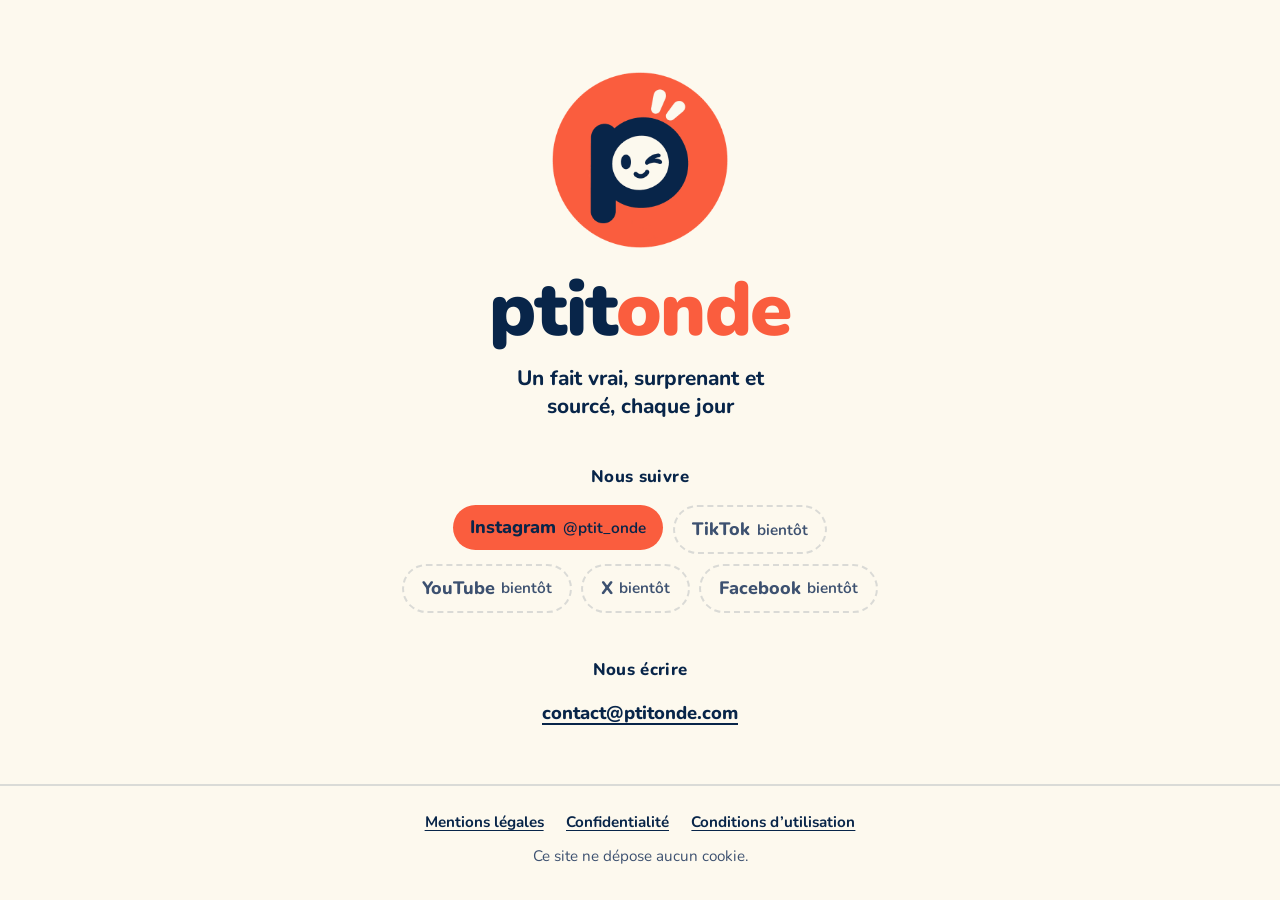
<file: index.html>
<!doctype html>
<html lang="fr">
<head>
  <meta charset="utf-8">
  <meta name="viewport" content="width=device-width, initial-scale=1">
  <title>ptitonde — un fait vrai, surprenant et sourcé, chaque jour</title>
  <meta name="description" content="Ptitonde publie chaque jour un fait vrai, surprenant et sourcé.">
  <link rel="canonical" href="https://ptitonde.com/">
  <meta name="theme-color" content="#FDF9EE">
  <link rel="icon" type="image/png" sizes="32x32" href="/assets/img/favicon-32.png">
  <link rel="apple-touch-icon" href="/assets/img/apple-touch-icon.png">
  <link rel="preload" href="/assets/fonts/nunito-latin-wght-normal.woff2" as="font" type="font/woff2" crossorigin>
  <link rel="stylesheet" href="/assets/css/site.css">
  <meta property="og:type" content="website">
  <meta property="og:site_name" content="ptitonde">
  <meta property="og:locale" content="fr_FR">
  <meta property="og:title" content="ptitonde">
  <meta property="og:description" content="Un fait vrai, surprenant et sourcé, chaque jour.">
  <meta property="og:url" content="https://ptitonde.com/">
  <meta property="og:image" content="https://ptitonde.com/assets/img/og-ptitonde.png">
  <meta property="og:image:type" content="image/png">
  <meta property="og:image:width" content="1200">
  <meta property="og:image:height" content="630">
  <meta property="og:image:alt" content="Avatar de ptitonde&nbsp;: un «&nbsp;p&nbsp;» bleu nuit qui fait un clin d’œil, sur un disque orange.">
  <meta name="twitter:card" content="summary_large_image">
</head>
<body>
  <main class="accueil">
    <img class="avatar" src="/assets/img/avatar-ptitonde-512.png" width="512" height="512" alt="">
    <h1 class="mot-symbole"><span class="ptit">ptit</span><span class="onde">onde</span></h1>
    <p class="promesse">Un fait vrai, surprenant et sourcé, chaque jour</p>

    <section aria-labelledby="titre-reseaux">
      <h2 id="titre-reseaux">Nous suivre</h2>
      <ul class="reseaux">
        <li><a href="https://www.instagram.com/ptit_onde/" rel="me">Instagram <small>@ptit_onde</small></a></li>
        <li><span class="bientot">TikTok <small>bientôt</small></span></li>
        <li><span class="bientot">YouTube <small>bientôt</small></span></li>
        <li><span class="bientot">X <small>bientôt</small></span></li>
        <li><span class="bientot">Facebook <small>bientôt</small></span></li>
      </ul>
    </section>

    <section aria-labelledby="titre-contact">
      <h2 id="titre-contact">Nous écrire</h2>
      <p class="contact"><a href="mailto:contact@ptitonde.com">contact@ptitonde.com</a></p>
    </section>
  </main>

  <footer class="pied">
    <nav aria-label="Pages légales">
      <ul>
        <li><a href="/mentions-legales">Mentions légales</a></li>
        <li><a href="/privacy">Confidentialité</a></li>
        <li><a href="/terms">Conditions d’utilisation</a></li>
      </ul>
    </nav>
    <p>Ce site ne dépose aucun cookie.</p>
  </footer>
</body>
</html>
</file>
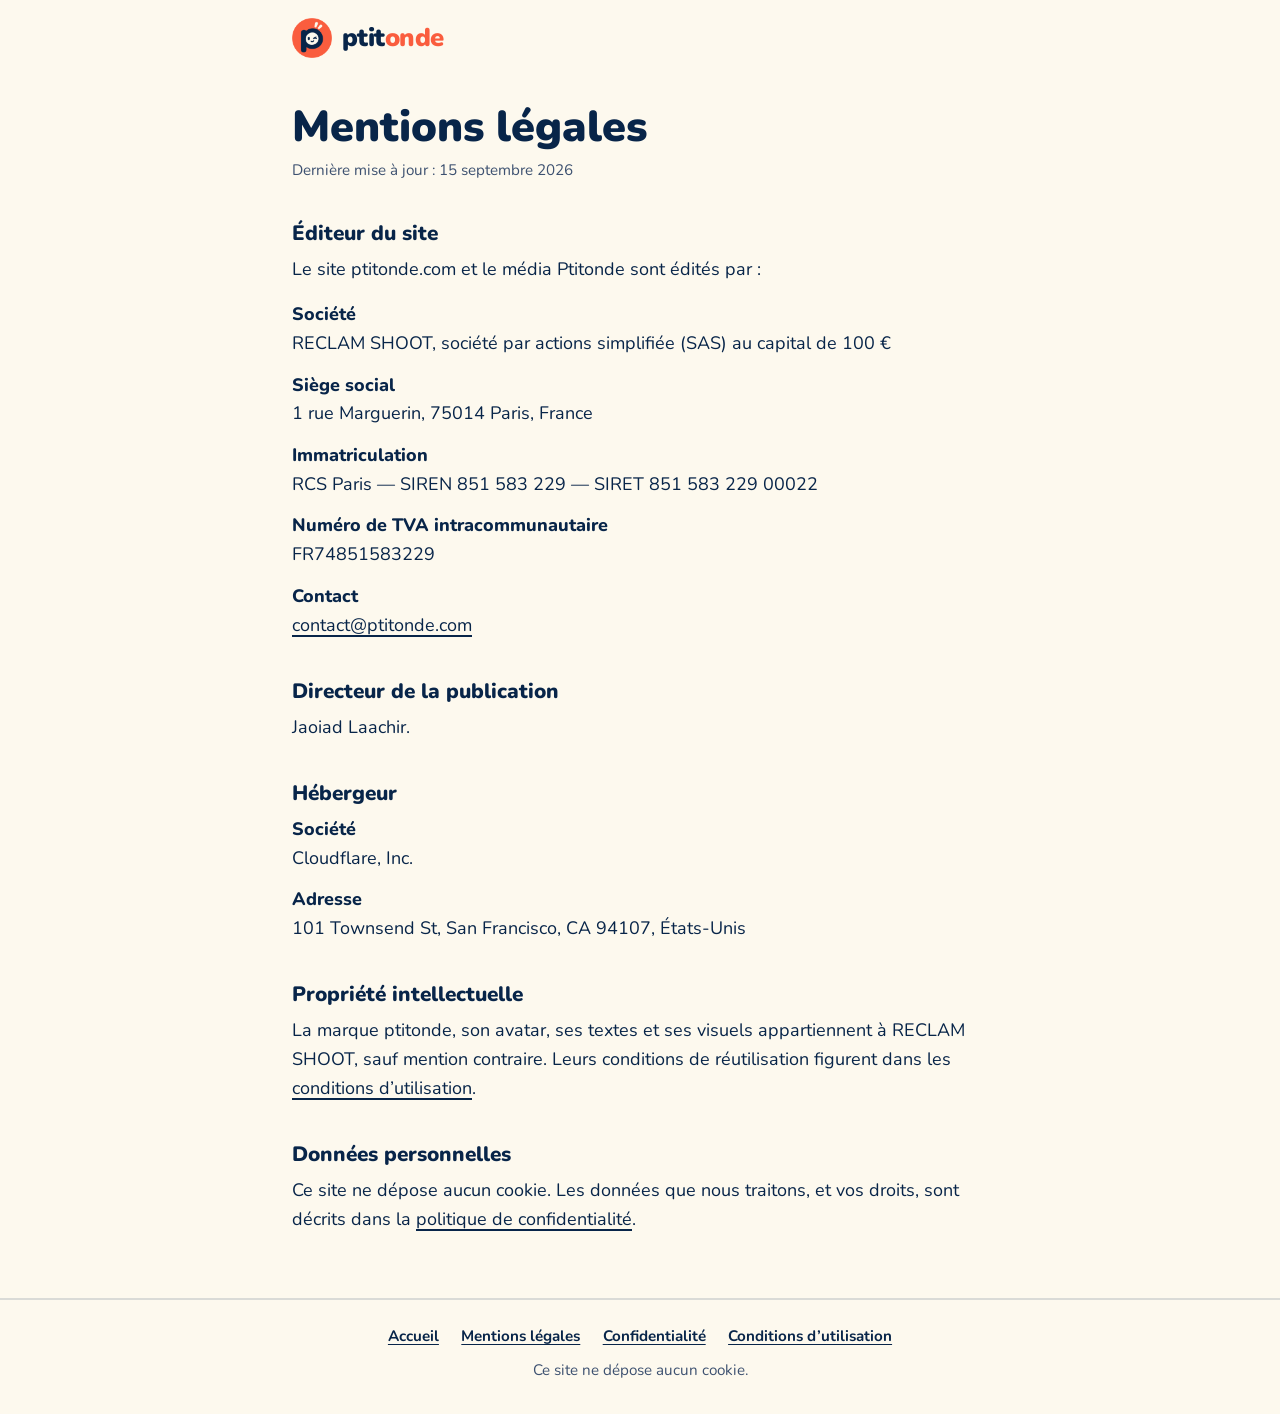
<file: mentions-legales.html>
<!doctype html>
<html lang="fr">
<head>
  <meta charset="utf-8">
  <meta name="viewport" content="width=device-width, initial-scale=1">
  <title>Mentions légales — ptitonde</title>
  <meta name="description" content="Éditeur, directeur de la publication et hébergeur du site ptitonde.com.">
  <link rel="canonical" href="https://ptitonde.com/mentions-legales">
  <meta name="theme-color" content="#FDF9EE">
  <link rel="icon" type="image/png" sizes="32x32" href="/assets/img/favicon-32.png">
  <link rel="apple-touch-icon" href="/assets/img/apple-touch-icon.png">
  <link rel="preload" href="/assets/fonts/nunito-latin-wght-normal.woff2" as="font" type="font/woff2" crossorigin>
  <link rel="stylesheet" href="/assets/css/site.css">
  <meta property="og:type" content="website">
  <meta property="og:site_name" content="ptitonde">
  <meta property="og:locale" content="fr_FR">
  <meta property="og:title" content="Mentions légales — ptitonde">
  <meta property="og:description" content="Éditeur, directeur de la publication et hébergeur du site ptitonde.com.">
  <meta property="og:url" content="https://ptitonde.com/mentions-legales">
  <meta property="og:image" content="https://ptitonde.com/assets/img/og-ptitonde.png">
  <meta property="og:image:type" content="image/png">
  <meta property="og:image:width" content="1200">
  <meta property="og:image:height" content="630">
  <meta property="og:image:alt" content="Avatar de ptitonde&nbsp;: un «&nbsp;p&nbsp;» bleu nuit qui fait un clin d’œil, sur un disque orange.">
  <meta name="twitter:card" content="summary_large_image">
</head>
<body>
  <a class="evitement" href="#contenu">Aller au contenu</a>
  <header class="entete">
    <a href="/"><img src="/assets/img/avatar-ptitonde-512.png" width="512" height="512" alt=""><span class="mot-symbole"><span class="ptit">ptit</span><span class="onde">onde</span></span></a>
  </header>

  <main id="contenu" class="page">
    <h1>Mentions légales</h1>
    <p class="maj">Dernière mise à jour&nbsp;: 15&nbsp;septembre&nbsp;2026</p>

    <h2>Éditeur du site</h2>
    <p>Le site ptitonde.com et le média Ptitonde sont édités par&nbsp;:</p>
    <dl class="fiche">
      <dt>Société</dt>
      <dd>RECLAM SHOOT, société par actions simplifiée (SAS) au capital de 100&nbsp;€</dd>
      <dt>Siège social</dt>
      <dd>1 rue Marguerin, 75014 Paris, France</dd>
      <dt>Immatriculation</dt>
      <dd>RCS Paris — SIREN 851&nbsp;583&nbsp;229 — SIRET 851&nbsp;583&nbsp;229&nbsp;00022</dd>
      <dt>Numéro de TVA intracommunautaire</dt>
      <dd>FR74851583229</dd>
      <dt>Contact</dt>
      <dd><a href="mailto:contact@ptitonde.com">contact@ptitonde.com</a></dd>
    </dl>

    <h2>Directeur de la publication</h2>
    <p>Jaoiad Laachir.</p>

    <h2>Hébergeur</h2>
    <dl class="fiche">
      <dt>Société</dt>
      <dd>Cloudflare, Inc.</dd>
      <dt>Adresse</dt>
      <dd>101 Townsend St, San Francisco, CA 94107, États-Unis</dd>
    </dl>

    <h2>Propriété intellectuelle</h2>
    <p>La marque ptitonde, son avatar, ses textes et ses visuels appartiennent à RECLAM SHOOT, sauf mention contraire. Leurs conditions de réutilisation figurent dans les <a href="/terms">conditions d’utilisation</a>.</p>

    <h2>Données personnelles</h2>
    <p>Ce site ne dépose aucun cookie. Les données que nous traitons, et vos droits, sont décrits dans la <a href="/privacy">politique de confidentialité</a>.</p>
  </main>

  <footer class="pied">
    <nav aria-label="Pages légales">
      <ul>
        <li><a href="/">Accueil</a></li>
        <li><a href="/mentions-legales" aria-current="page">Mentions légales</a></li>
        <li><a href="/privacy">Confidentialité</a></li>
        <li><a href="/terms">Conditions d’utilisation</a></li>
      </ul>
    </nav>
    <p>Ce site ne dépose aucun cookie.</p>
  </footer>
</body>
</html>
</file>
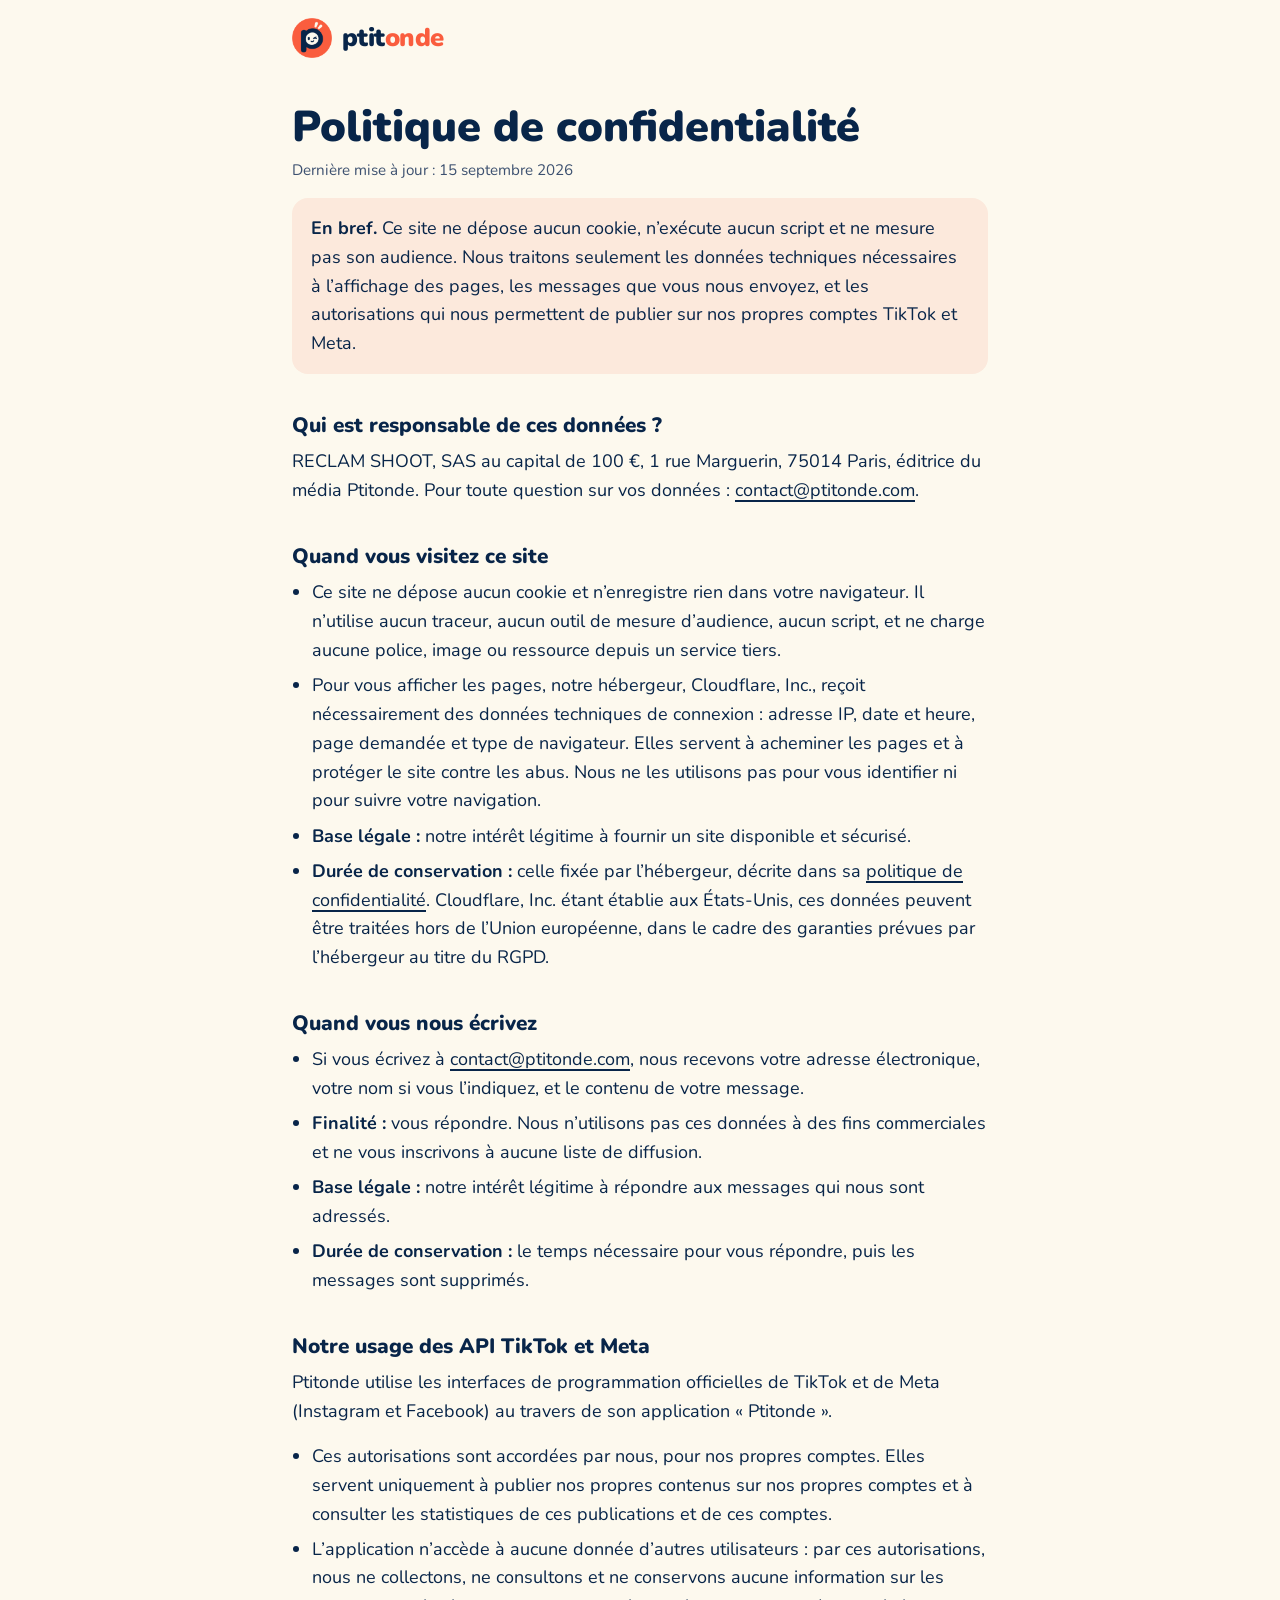
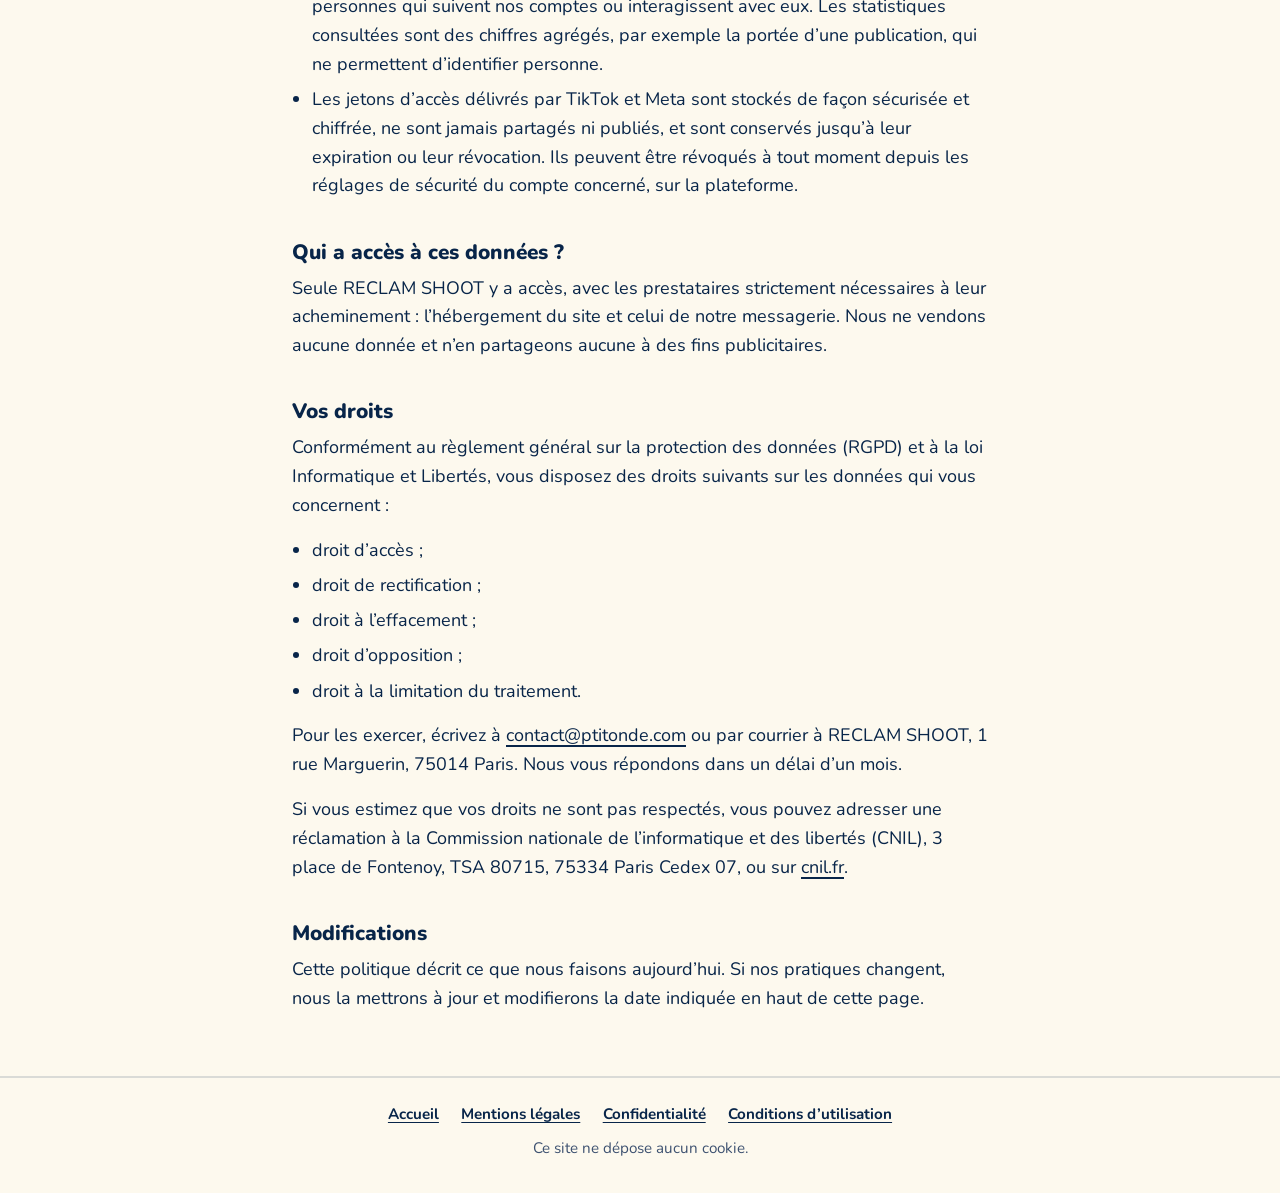
<file: privacy.html>
<!doctype html>
<html lang="fr">
<head>
  <meta charset="utf-8">
  <meta name="viewport" content="width=device-width, initial-scale=1">
  <title>Politique de confidentialité — ptitonde</title>
  <meta name="description" content="Les données traitées par ptitonde, pourquoi, combien de temps, et vos droits.">
  <link rel="canonical" href="https://ptitonde.com/privacy">
  <meta name="theme-color" content="#FDF9EE">
  <link rel="icon" type="image/png" sizes="32x32" href="/assets/img/favicon-32.png">
  <link rel="apple-touch-icon" href="/assets/img/apple-touch-icon.png">
  <link rel="preload" href="/assets/fonts/nunito-latin-wght-normal.woff2" as="font" type="font/woff2" crossorigin>
  <link rel="stylesheet" href="/assets/css/site.css">
  <meta property="og:type" content="website">
  <meta property="og:site_name" content="ptitonde">
  <meta property="og:locale" content="fr_FR">
  <meta property="og:title" content="Politique de confidentialité — ptitonde">
  <meta property="og:description" content="Les données traitées par ptitonde, pourquoi, combien de temps, et vos droits.">
  <meta property="og:url" content="https://ptitonde.com/privacy">
  <meta property="og:image" content="https://ptitonde.com/assets/img/og-ptitonde.png">
  <meta property="og:image:type" content="image/png">
  <meta property="og:image:width" content="1200">
  <meta property="og:image:height" content="630">
  <meta property="og:image:alt" content="Avatar de ptitonde&nbsp;: un «&nbsp;p&nbsp;» bleu nuit qui fait un clin d’œil, sur un disque orange.">
  <meta name="twitter:card" content="summary_large_image">
</head>
<body>
  <a class="evitement" href="#contenu">Aller au contenu</a>
  <header class="entete">
    <a href="/"><img src="/assets/img/avatar-ptitonde-512.png" width="512" height="512" alt=""><span class="mot-symbole"><span class="ptit">ptit</span><span class="onde">onde</span></span></a>
  </header>

  <main id="contenu" class="page">
    <h1>Politique de confidentialité</h1>
    <p class="maj">Dernière mise à jour&nbsp;: 15&nbsp;septembre&nbsp;2026</p>

    <p class="encadre"><strong>En bref.</strong> Ce site ne dépose aucun cookie, n’exécute aucun script et ne mesure pas son audience. Nous traitons seulement les données techniques nécessaires à l’affichage des pages, les messages que vous nous envoyez, et les autorisations qui nous permettent de publier sur nos propres comptes TikTok et Meta.</p>

    <h2>Qui est responsable de ces données&nbsp;?</h2>
    <p>RECLAM SHOOT, SAS au capital de 100&nbsp;€, 1 rue Marguerin, 75014 Paris, éditrice du média Ptitonde. Pour toute question sur vos données&nbsp;: <a href="mailto:contact@ptitonde.com">contact@ptitonde.com</a>.</p>

    <h2>Quand vous visitez ce site</h2>
    <ul>
      <li>Ce site ne dépose aucun cookie et n’enregistre rien dans votre navigateur. Il n’utilise aucun traceur, aucun outil de mesure d’audience, aucun script, et ne charge aucune police, image ou ressource depuis un service tiers.</li>
      <li>Pour vous afficher les pages, notre hébergeur, Cloudflare, Inc., reçoit nécessairement des données techniques de connexion&nbsp;: adresse IP, date et heure, page demandée et type de navigateur. Elles servent à acheminer les pages et à protéger le site contre les abus. Nous ne les utilisons pas pour vous identifier ni pour suivre votre navigation.</li>
      <li><strong>Base légale&nbsp;:</strong> notre intérêt légitime à fournir un site disponible et sécurisé.</li>
      <li><strong>Durée de conservation&nbsp;:</strong> celle fixée par l’hébergeur, décrite dans sa <a href="https://www.cloudflare.com/privacypolicy/">politique de confidentialité</a>. Cloudflare, Inc. étant établie aux États-Unis, ces données peuvent être traitées hors de l’Union européenne, dans le cadre des garanties prévues par l’hébergeur au titre du RGPD.</li>
    </ul>

    <h2>Quand vous nous écrivez</h2>
    <ul>
      <li>Si vous écrivez à <a href="mailto:contact@ptitonde.com">contact@ptitonde.com</a>, nous recevons votre adresse électronique, votre nom si vous l’indiquez, et le contenu de votre message.</li>
      <li><strong>Finalité&nbsp;:</strong> vous répondre. Nous n’utilisons pas ces données à des fins commerciales et ne vous inscrivons à aucune liste de diffusion.</li>
      <li><strong>Base légale&nbsp;:</strong> notre intérêt légitime à répondre aux messages qui nous sont adressés.</li>
      <li><strong>Durée de conservation&nbsp;:</strong> le temps nécessaire pour vous répondre, puis les messages sont supprimés.</li>
    </ul>

    <h2>Notre usage des API TikTok et Meta</h2>
    <p>Ptitonde utilise les interfaces de programmation officielles de TikTok et de Meta (Instagram et Facebook) au travers de son application «&nbsp;Ptitonde&nbsp;».</p>
    <ul>
      <li>Ces autorisations sont accordées par nous, pour nos propres comptes. Elles servent uniquement à publier nos propres contenus sur nos propres comptes et à consulter les statistiques de ces publications et de ces comptes.</li>
      <li>L’application n’accède à aucune donnée d’autres utilisateurs&nbsp;: par ces autorisations, nous ne collectons, ne consultons et ne conservons aucune information sur les personnes qui suivent nos comptes ou interagissent avec eux. Les statistiques consultées sont des chiffres agrégés, par exemple la portée d’une publication, qui ne permettent d’identifier personne.</li>
      <li>Les jetons d’accès délivrés par TikTok et Meta sont stockés de façon sécurisée et chiffrée, ne sont jamais partagés ni publiés, et sont conservés jusqu’à leur expiration ou leur révocation. Ils peuvent être révoqués à tout moment depuis les réglages de sécurité du compte concerné, sur la plateforme.</li>
    </ul>

    <h2>Qui a accès à ces données&nbsp;?</h2>
    <p>Seule RECLAM SHOOT y a accès, avec les prestataires strictement nécessaires à leur acheminement&nbsp;: l’hébergement du site et celui de notre messagerie. Nous ne vendons aucune donnée et n’en partageons aucune à des fins publicitaires.</p>

    <h2>Vos droits</h2>
    <p>Conformément au règlement général sur la protection des données (RGPD) et à la loi Informatique et Libertés, vous disposez des droits suivants sur les données qui vous concernent&nbsp;:</p>
    <ul>
      <li>droit d’accès&nbsp;;</li>
      <li>droit de rectification&nbsp;;</li>
      <li>droit à l’effacement&nbsp;;</li>
      <li>droit d’opposition&nbsp;;</li>
      <li>droit à la limitation du traitement.</li>
    </ul>
    <p>Pour les exercer, écrivez à <a href="mailto:contact@ptitonde.com">contact@ptitonde.com</a> ou par courrier à RECLAM SHOOT, 1 rue Marguerin, 75014 Paris. Nous vous répondons dans un délai d’un mois.</p>
    <p>Si vous estimez que vos droits ne sont pas respectés, vous pouvez adresser une réclamation à la Commission nationale de l’informatique et des libertés (CNIL), 3 place de Fontenoy, TSA 80715, 75334 Paris Cedex 07, ou sur <a href="https://www.cnil.fr/">cnil.fr</a>.</p>

    <h2>Modifications</h2>
    <p>Cette politique décrit ce que nous faisons aujourd’hui. Si nos pratiques changent, nous la mettrons à jour et modifierons la date indiquée en haut de cette page.</p>
  </main>

  <footer class="pied">
    <nav aria-label="Pages légales">
      <ul>
        <li><a href="/">Accueil</a></li>
        <li><a href="/mentions-legales">Mentions légales</a></li>
        <li><a href="/privacy" aria-current="page">Confidentialité</a></li>
        <li><a href="/terms">Conditions d’utilisation</a></li>
      </ul>
    </nav>
    <p>Ce site ne dépose aucun cookie.</p>
  </footer>
</body>
</html>
</file>
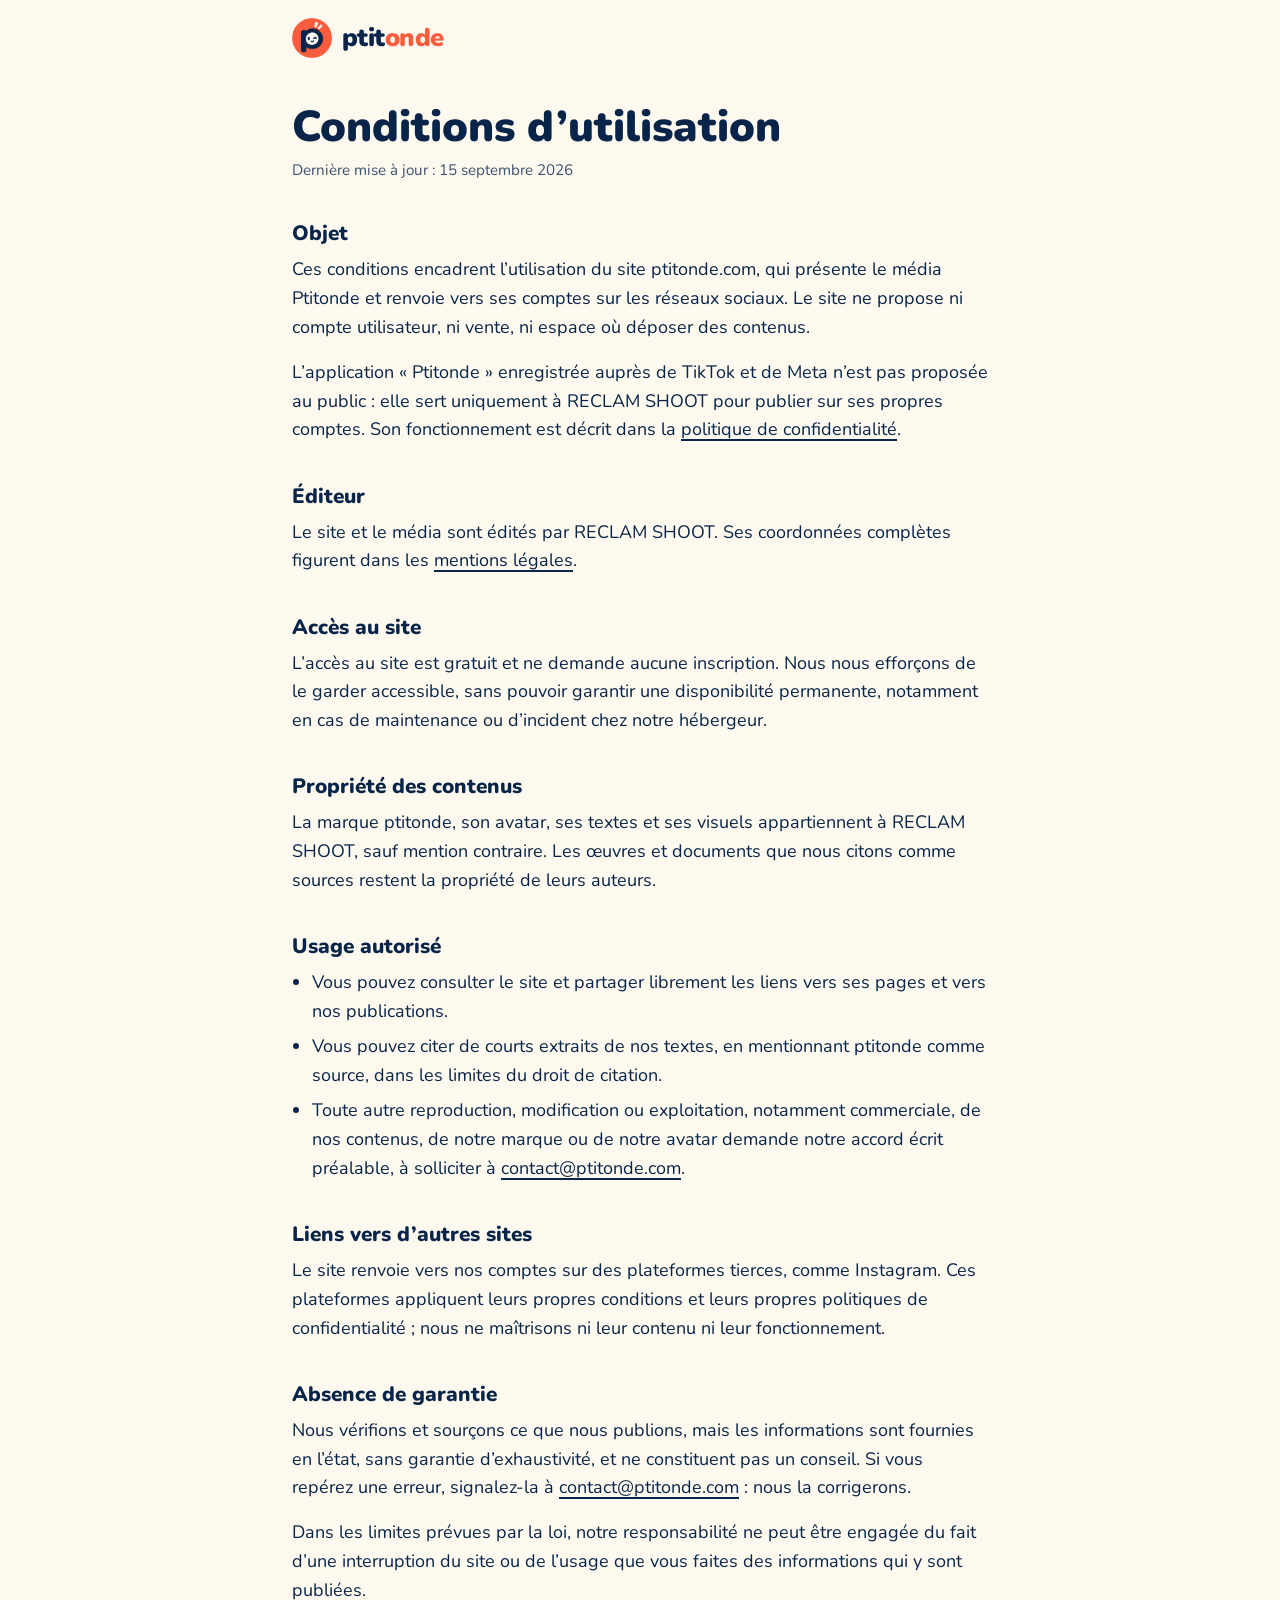
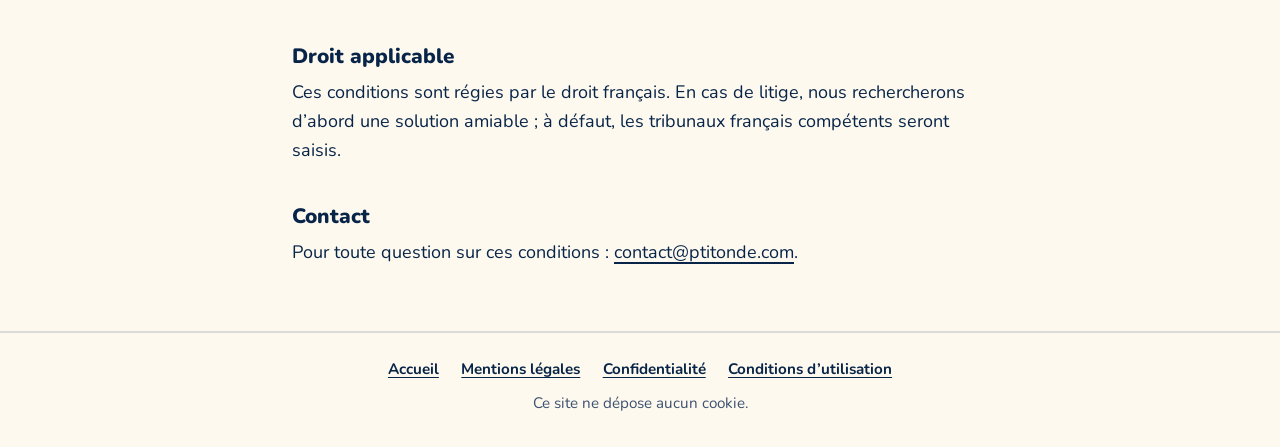
<file: terms.html>
<!doctype html>
<html lang="fr">
<head>
  <meta charset="utf-8">
  <meta name="viewport" content="width=device-width, initial-scale=1">
  <title>Conditions d’utilisation — ptitonde</title>
  <meta name="description" content="Conditions d’utilisation du site ptitonde.com et de ses contenus.">
  <link rel="canonical" href="https://ptitonde.com/terms">
  <meta name="theme-color" content="#FDF9EE">
  <link rel="icon" type="image/png" sizes="32x32" href="/assets/img/favicon-32.png">
  <link rel="apple-touch-icon" href="/assets/img/apple-touch-icon.png">
  <link rel="preload" href="/assets/fonts/nunito-latin-wght-normal.woff2" as="font" type="font/woff2" crossorigin>
  <link rel="stylesheet" href="/assets/css/site.css">
  <meta property="og:type" content="website">
  <meta property="og:site_name" content="ptitonde">
  <meta property="og:locale" content="fr_FR">
  <meta property="og:title" content="Conditions d’utilisation — ptitonde">
  <meta property="og:description" content="Conditions d’utilisation du site ptitonde.com et de ses contenus.">
  <meta property="og:url" content="https://ptitonde.com/terms">
  <meta property="og:image" content="https://ptitonde.com/assets/img/og-ptitonde.png">
  <meta property="og:image:type" content="image/png">
  <meta property="og:image:width" content="1200">
  <meta property="og:image:height" content="630">
  <meta property="og:image:alt" content="Avatar de ptitonde&nbsp;: un «&nbsp;p&nbsp;» bleu nuit qui fait un clin d’œil, sur un disque orange.">
  <meta name="twitter:card" content="summary_large_image">
</head>
<body>
  <a class="evitement" href="#contenu">Aller au contenu</a>
  <header class="entete">
    <a href="/"><img src="/assets/img/avatar-ptitonde-512.png" width="512" height="512" alt=""><span class="mot-symbole"><span class="ptit">ptit</span><span class="onde">onde</span></span></a>
  </header>

  <main id="contenu" class="page">
    <h1>Conditions d’utilisation</h1>
    <p class="maj">Dernière mise à jour&nbsp;: 15&nbsp;septembre&nbsp;2026</p>

    <h2>Objet</h2>
    <p>Ces conditions encadrent l’utilisation du site ptitonde.com, qui présente le média Ptitonde et renvoie vers ses comptes sur les réseaux sociaux. Le site ne propose ni compte utilisateur, ni vente, ni espace où déposer des contenus.</p>
    <p>L’application «&nbsp;Ptitonde&nbsp;» enregistrée auprès de TikTok et de Meta n’est pas proposée au public&nbsp;: elle sert uniquement à RECLAM SHOOT pour publier sur ses propres comptes. Son fonctionnement est décrit dans la <a href="/privacy">politique de confidentialité</a>.</p>

    <h2>Éditeur</h2>
    <p>Le site et le média sont édités par RECLAM SHOOT. Ses coordonnées complètes figurent dans les <a href="/mentions-legales">mentions légales</a>.</p>

    <h2>Accès au site</h2>
    <p>L’accès au site est gratuit et ne demande aucune inscription. Nous nous efforçons de le garder accessible, sans pouvoir garantir une disponibilité permanente, notamment en cas de maintenance ou d’incident chez notre hébergeur.</p>

    <h2>Propriété des contenus</h2>
    <p>La marque ptitonde, son avatar, ses textes et ses visuels appartiennent à RECLAM SHOOT, sauf mention contraire. Les œuvres et documents que nous citons comme sources restent la propriété de leurs auteurs.</p>

    <h2>Usage autorisé</h2>
    <ul>
      <li>Vous pouvez consulter le site et partager librement les liens vers ses pages et vers nos publications.</li>
      <li>Vous pouvez citer de courts extraits de nos textes, en mentionnant ptitonde comme source, dans les limites du droit de citation.</li>
      <li>Toute autre reproduction, modification ou exploitation, notamment commerciale, de nos contenus, de notre marque ou de notre avatar demande notre accord écrit préalable, à solliciter à <a href="mailto:contact@ptitonde.com">contact@ptitonde.com</a>.</li>
    </ul>

    <h2>Liens vers d’autres sites</h2>
    <p>Le site renvoie vers nos comptes sur des plateformes tierces, comme Instagram. Ces plateformes appliquent leurs propres conditions et leurs propres politiques de confidentialité&nbsp;; nous ne maîtrisons ni leur contenu ni leur fonctionnement.</p>

    <h2>Absence de garantie</h2>
    <p>Nous vérifions et sourçons ce que nous publions, mais les informations sont fournies en l’état, sans garantie d’exhaustivité, et ne constituent pas un conseil. Si vous repérez une erreur, signalez-la à <a href="mailto:contact@ptitonde.com">contact@ptitonde.com</a>&nbsp;: nous la corrigerons.</p>
    <p>Dans les limites prévues par la loi, notre responsabilité ne peut être engagée du fait d’une interruption du site ou de l’usage que vous faites des informations qui y sont publiées.</p>

    <h2>Droit applicable</h2>
    <p>Ces conditions sont régies par le droit français. En cas de litige, nous rechercherons d’abord une solution amiable&nbsp;; à défaut, les tribunaux français compétents seront saisis.</p>

    <h2>Contact</h2>
    <p>Pour toute question sur ces conditions&nbsp;: <a href="mailto:contact@ptitonde.com">contact@ptitonde.com</a>.</p>
  </main>

  <footer class="pied">
    <nav aria-label="Pages légales">
      <ul>
        <li><a href="/">Accueil</a></li>
        <li><a href="/mentions-legales">Mentions légales</a></li>
        <li><a href="/privacy">Confidentialité</a></li>
        <li><a href="/terms" aria-current="page">Conditions d’utilisation</a></li>
      </ul>
    </nav>
    <p>Ce site ne dépose aucun cookie.</p>
  </footer>
</body>
</html>
</file>
<file: assets/css/site.css>
/* ptitonde — feuille de style unique du site.
   Aucune ressource tierce : police, images et styles sont servis par ce site. */

@font-face {
  font-family: "Nunito";
  font-style: normal;
  font-display: swap;
  font-weight: 200 1000;
  src: url("/assets/fonts/nunito-latin-wght-normal.woff2") format("woff2");
  unicode-range: U+0000-00FF, U+0131, U+0152-0153, U+02BB-02BC, U+02C6, U+02DA, U+02DC,
    U+0304, U+0308, U+0329, U+2000-206F, U+20AC, U+2122, U+2191, U+2193, U+2212, U+2215,
    U+FEFF, U+FFFD;
}

/* Charte relevée sur l'avatar. L'orange ne sert jamais de couleur de texte sur le
   crème (contraste 2,98:1) : il reste un fond ou un élément du mot-symbole. */
:root {
  --nuit: #082549;
  --nuit-doux: #3d5170;
  --orange: #fa5d3e;
  --creme: #fdf9ee;
  --trait: rgba(8, 37, 73, 0.14);
  --teinte: #fce9dc;
  color-scheme: light;
}

*,
*::before,
*::after {
  box-sizing: border-box;
}

html {
  -webkit-text-size-adjust: 100%;
  text-size-adjust: 100%;
}

body {
  margin: 0;
  background: var(--creme);
  color: var(--nuit);
  font-family: "Nunito", ui-rounded, system-ui, -apple-system, "Segoe UI", Roboto, Arial, sans-serif;
  font-size: 1.0625rem;
  line-height: 1.6;
  min-height: 100vh;
  display: flex;
  flex-direction: column;
}

img {
  display: block;
  max-width: 100%;
  height: auto;
}

a {
  color: var(--nuit);
  text-decoration-thickness: 0.09em;
  text-underline-offset: 0.2em;
}

a:hover {
  text-decoration-color: var(--orange);
}

:focus-visible {
  outline: 3px solid var(--nuit);
  outline-offset: 3px;
  border-radius: 6px;
}

.evitement {
  position: absolute;
  left: 1rem;
  top: -4rem;
  padding: 0.6rem 1rem;
  background: var(--nuit);
  color: var(--creme);
  border-radius: 999px;
  font-weight: 800;
  text-decoration: none;
  z-index: 10;
}

.evitement:focus {
  top: 1rem;
}

/* Mot-symbole : « ptit » bleu nuit, « onde » orange, toujours en bas de casse. */
.mot-symbole {
  font-weight: 900;
  letter-spacing: -0.02em;
  line-height: 1;
}

.mot-symbole .ptit {
  color: var(--nuit);
}

.mot-symbole .onde {
  color: var(--orange);
}

/* Accueil */
.accueil {
  flex: 1;
  width: 100%;
  max-width: 36rem;
  margin: 0 auto;
  padding: 3rem 1.25rem 2.5rem;
  text-align: center;
}

.avatar {
  width: 9rem;
  height: 9rem;
  margin: 0 auto 1.5rem;
}

.accueil h1 {
  margin: 0;
  font-size: clamp(2.75rem, 13vw, 4.75rem);
}

.promesse {
  margin: 1rem auto 0;
  max-width: 22ch;
  font-size: 1.3rem;
  font-weight: 750;
  line-height: 1.35;
}

.accueil h2 {
  margin: 2.75rem 0 0.9rem;
  font-size: 1.05rem;
  font-weight: 800;
  letter-spacing: 0.02em;
}

.reseaux {
  list-style: none;
  margin: 0;
  padding: 0;
  display: flex;
  flex-wrap: wrap;
  justify-content: center;
  gap: 0.6rem;
}

.reseaux a,
.reseaux .bientot {
  display: inline-flex;
  align-items: center;
  gap: 0.4rem;
  min-height: 2.75rem;
  padding: 0.5rem 1.1rem;
  border-radius: 999px;
  font-weight: 800;
}

.reseaux a {
  background: var(--orange);
  color: var(--nuit);
  text-decoration: none;
}

.reseaux a:hover {
  background: var(--nuit);
  color: var(--creme);
}

.reseaux .bientot {
  border: 2px dashed var(--trait);
  color: var(--nuit-doux);
}

.reseaux small {
  font-size: 0.85em;
  font-weight: 650;
}

.contact {
  margin: 0;
  font-size: 1.15rem;
  font-weight: 800;
}

/* Pages légales */
.entete {
  width: 100%;
  max-width: 46rem;
  margin: 0 auto;
  padding: 1.1rem 1.25rem 0;
}

.entete a {
  display: inline-flex;
  align-items: center;
  gap: 0.6rem;
  text-decoration: none;
  border-radius: 999px;
}

.entete img {
  width: 2.5rem;
  height: 2.5rem;
}

.entete .mot-symbole {
  font-size: 1.6rem;
}

.page {
  flex: 1;
  width: 100%;
  max-width: 46rem;
  margin: 0 auto;
  padding: 0.5rem 1.25rem 3rem;
}

.page h1 {
  margin: 1.75rem 0 0.35rem;
  font-size: clamp(1.9rem, 7vw, 2.7rem);
  font-weight: 900;
  line-height: 1.15;
}

.page h2 {
  margin: 2.4rem 0 0.5rem;
  font-size: 1.3rem;
  font-weight: 850;
  line-height: 1.3;
}

.page p,
.page ul,
.page dl {
  margin: 0 0 1rem;
}

.page ul {
  padding-left: 1.25rem;
}

.page li + li {
  margin-top: 0.4rem;
}

.maj {
  color: var(--nuit-doux);
  font-size: 0.95rem;
}

.encadre {
  margin: 1.5rem 0;
  padding: 1rem 1.2rem;
  background: var(--teinte);
  border-radius: 1rem;
}

.fiche dt {
  font-weight: 800;
}

.fiche dd {
  margin: 0 0 0.8rem;
}

/* Pied de page commun */
.pied {
  width: 100%;
  border-top: 2px solid var(--trait);
  padding: 1.5rem 1.25rem 2rem;
  text-align: center;
  color: var(--nuit-doux);
  font-size: 0.95rem;
}

.pied ul {
  list-style: none;
  margin: 0 0 0.6rem;
  padding: 0;
  display: flex;
  flex-wrap: wrap;
  justify-content: center;
  gap: 0.35rem 1.4rem;
}

.pied a {
  color: var(--nuit);
  font-weight: 700;
}

.pied p {
  margin: 0;
}

@media (min-width: 40rem) {
  body {
    font-size: 1.125rem;
  }

  .accueil {
    padding-top: 4.5rem;
  }

  .avatar {
    width: 11rem;
    height: 11rem;
  }
}
</file>
